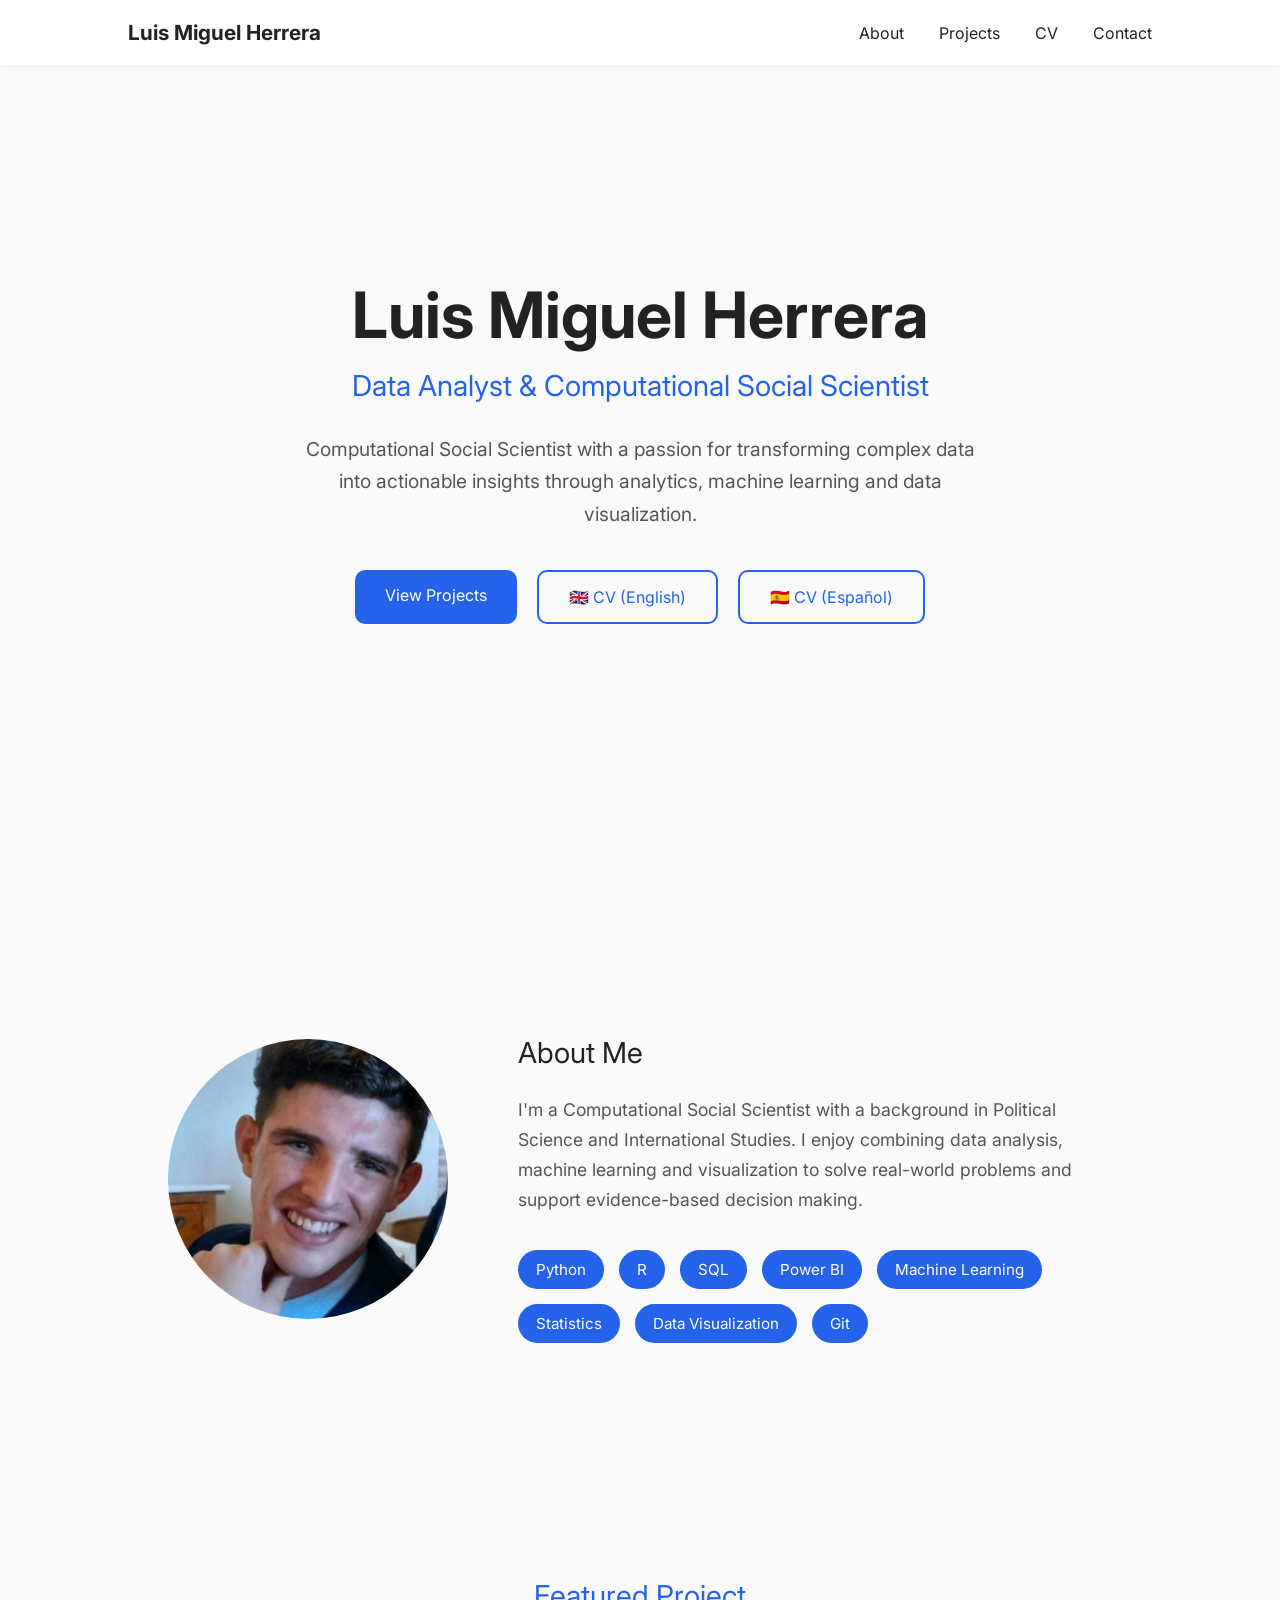
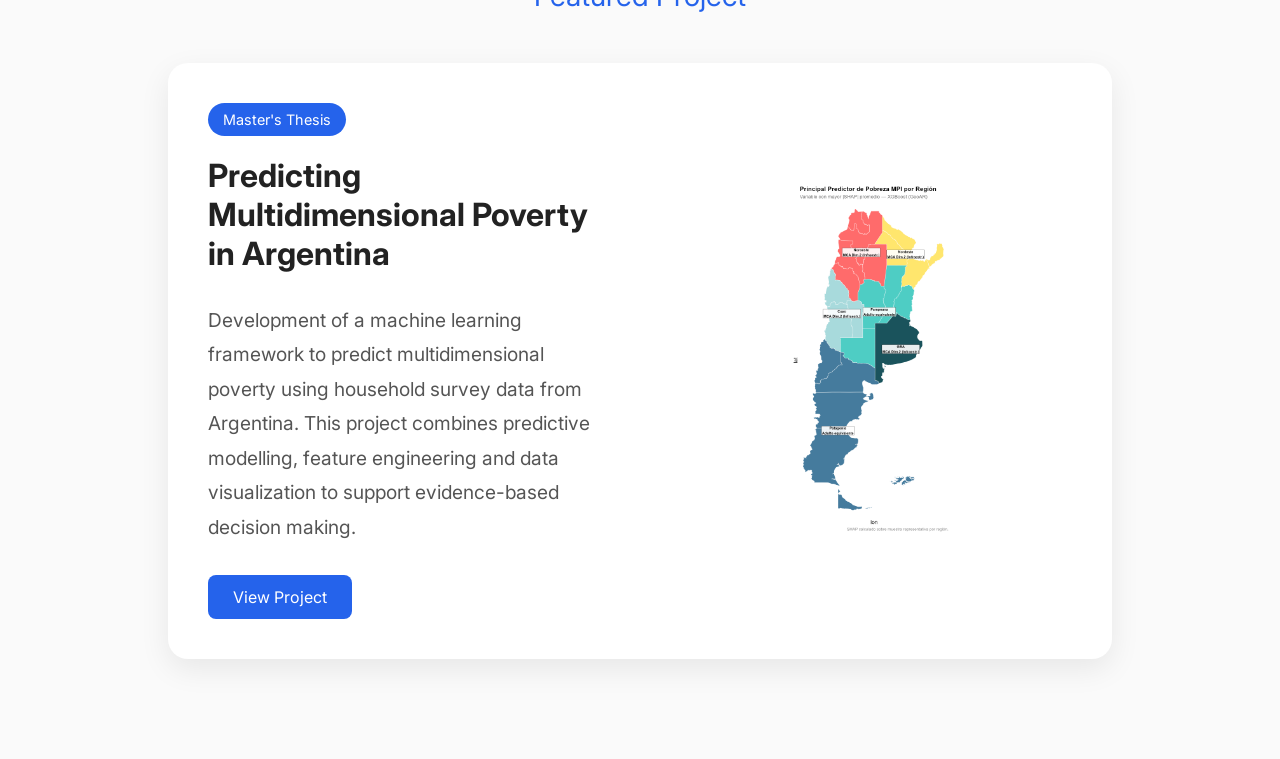
<file: index.html>
<!DOCTYPE html>
<html lang="en">

<head>
    <meta charset="UTF-8">
    <meta name="viewport" content="width=device-width, initial-scale=1.0">
    <title>Tu Nombre | Data Analyst</title>

    <!-- Google Font -->
    <link rel="preconnect" href="https://fonts.googleapis.com">
    <link rel="preconnect" href="https://fonts.gstatic.com" crossorigin>
    <link href="https://fonts.googleapis.com/css2?family=Inter:wght@300;400;600;700&display=swap" rel="stylesheet">

    <!-- CSS -->
    <link rel="stylesheet" href="style.css">
</head>

<body>

    <nav>

        <div class="logo">
            Luis Miguel Herrera
        </div>

        <ul>
            <li><a href="#about">About</a></li>
            <li><a href="#projects">Projects</a></li>
            <li><a href="assets/cv.pdf" target="_blank">CV</a></li>
            <li><a href="#contact">Contact</a></li>
        </ul>

    </nav>

    <section class="hero">

        <h1>Luis Miguel Herrera</h1>

        <h2>Data Analyst & Computational Social Scientist</h2>

        <p>
            Computational Social Scientist with a passion for transforming complex data into actionable insights through
            analytics, machine learning and data visualization.
        </p>
        <div class="hero-buttons">

            <a href="#projects" class="btn-primary">
                View Projects
            </a>

            <a href="assets/cv-en.pdf" class="btn-secondary" target="_blank">
                🇬🇧 CV (English)
            </a>

            <a href="assets/cv-es.pdf" class="btn-secondary" target="_blank">
                🇪🇸 CV (Español)
            </a>

        </div>



    </section>

    <section id="about" class="about">

        <div class="about-image">
            <img src="assets/profile.jpg" alt="Profile picture">
        </div>

        <div class="about-text">

            <h2>About Me</h2>

            <p>
                I'm a Computational Social Scientist with a background in
                Political Science and International Studies. I enjoy combining
                data analysis, machine learning and visualization to solve
                real-world problems and support evidence-based decision making.
            </p>

            <div class="skills">

                <span>Python</span>
                <span>R</span>
                <span>SQL</span>
                <span>Power BI</span>
                <span>Machine Learning</span>
                <span>Statistics</span>
                <span>Data Visualization</span>
                <span>Git</span>

            </div>

        </div>

    </section>

    <section id="projects" class="projects">

        <h2>Featured Project</h2>

        <div class="project-card">

            <div class="project-text">

                <span class="project-tag">Master's Thesis</span>

                <h3>Predicting Multidimensional Poverty in Argentina</h3>

                <p>
                    Development of a machine learning framework to predict
                    multidimensional poverty using household survey data from
                    Argentina. This project combines predictive modelling,
                    feature engineering and data visualization to support
                    evidence-based decision making.
                </p>

                <a href="project-poverty.html" class="project-button">
                    View Project
                </a>
            </div>

            <div class="project-image">

                <img src="assets/projects/poverty.png" alt="TFM Preview">

            </div>

        </div>

    </section>

</body>

</html>
</file>
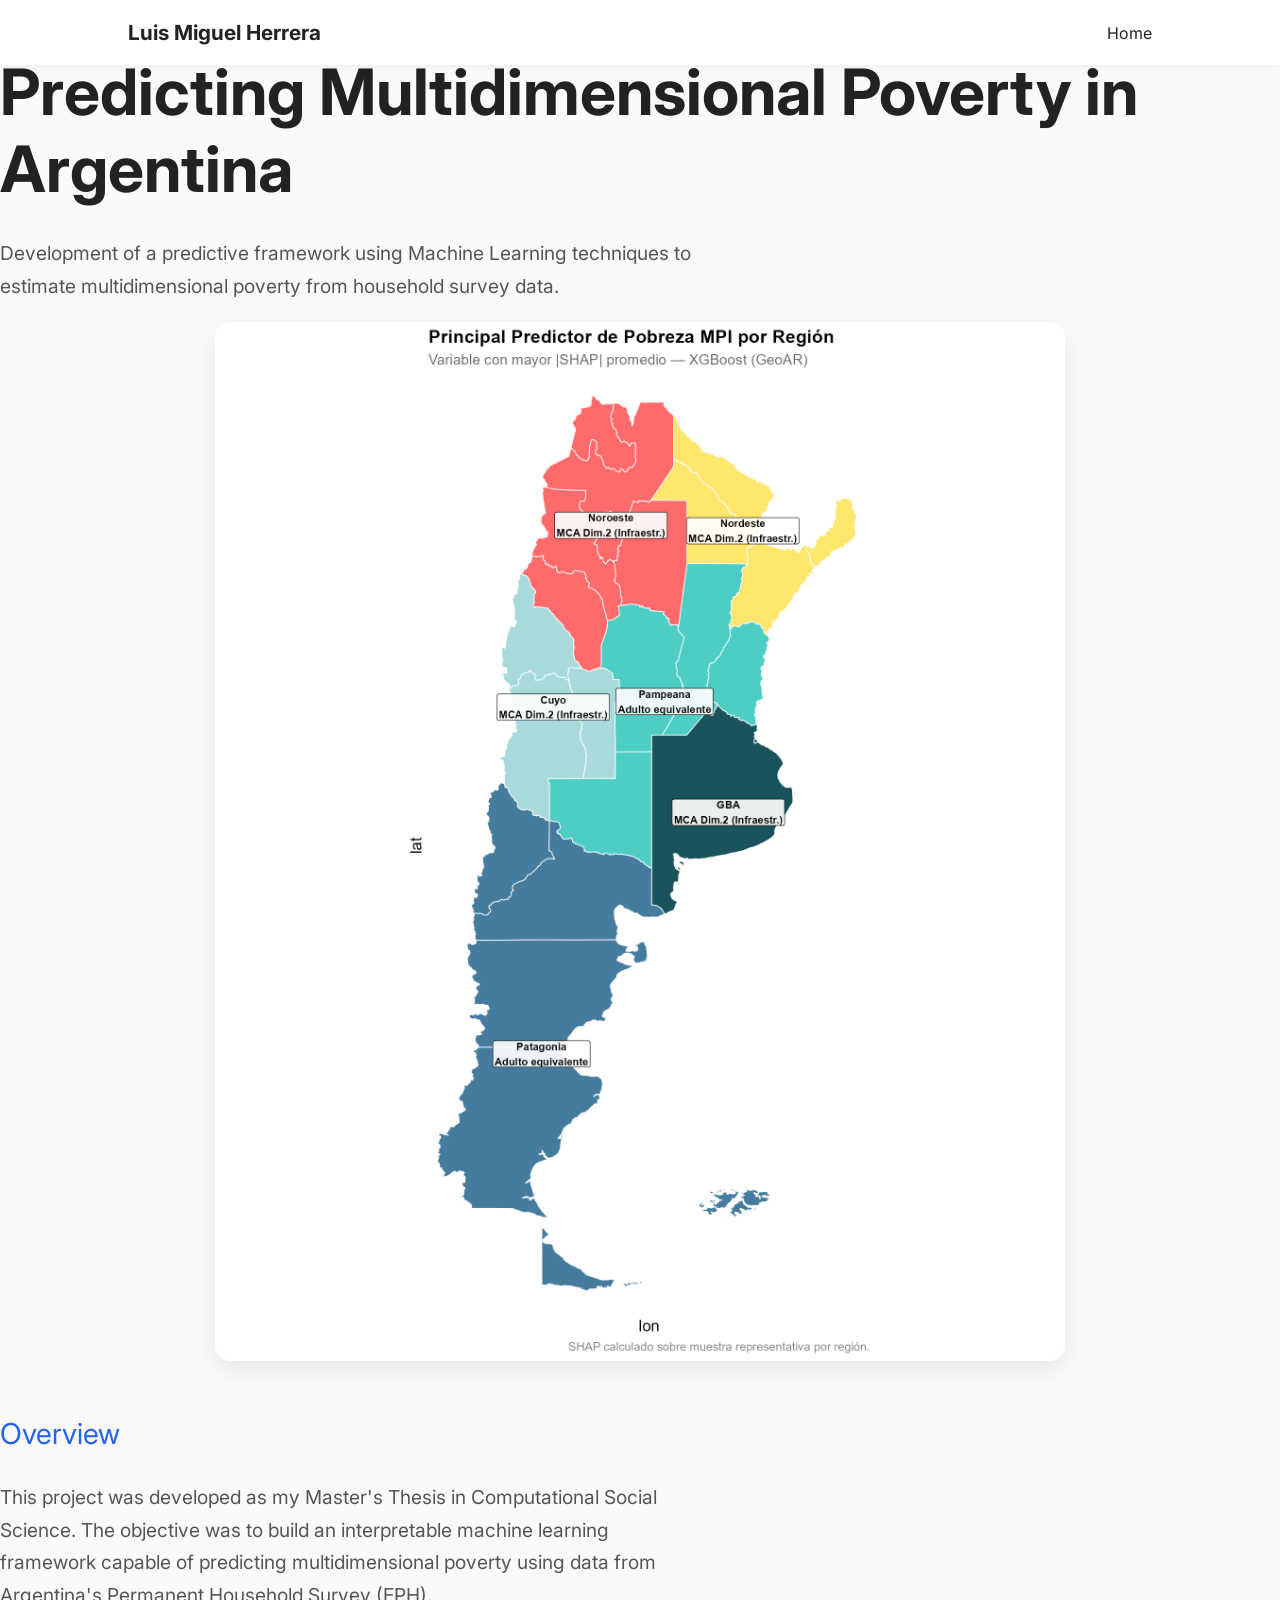
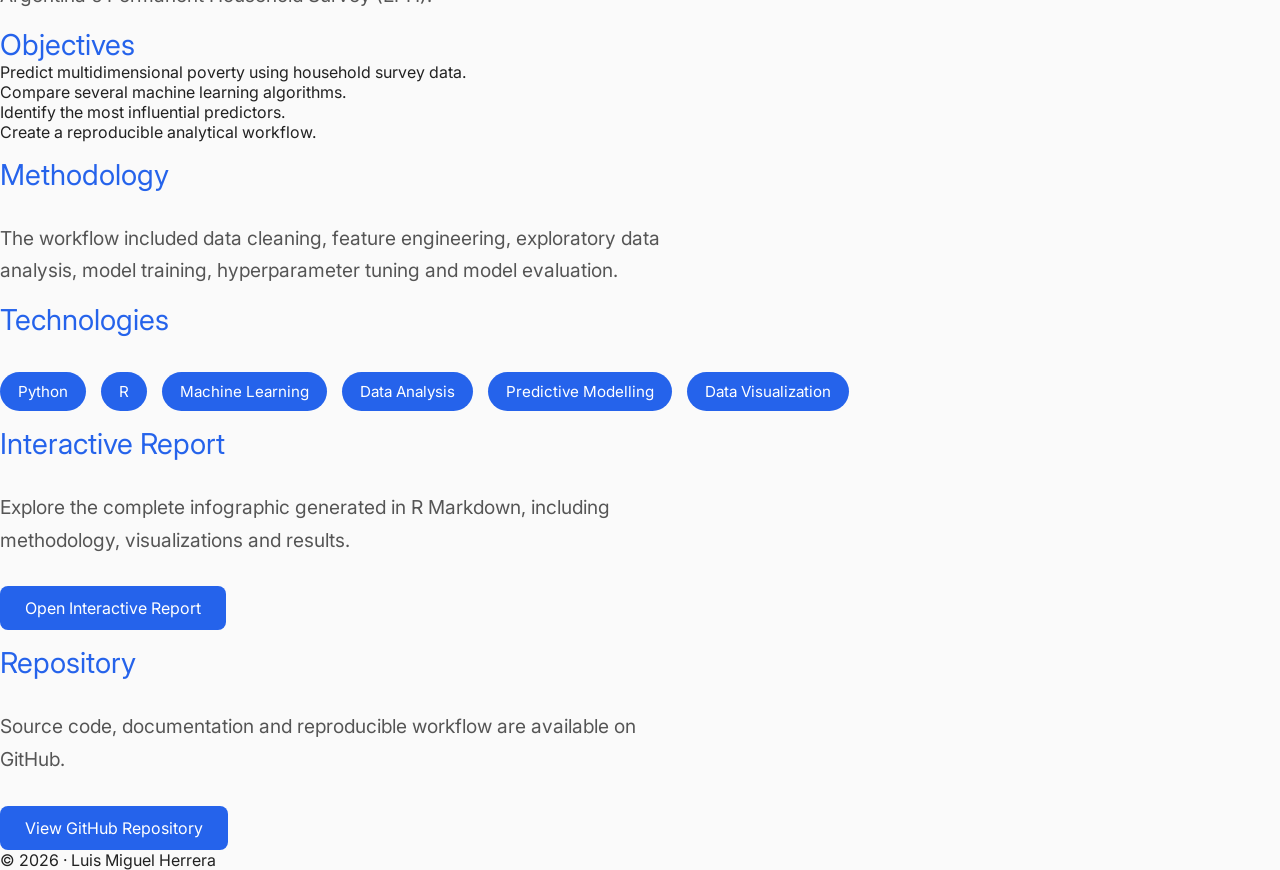
<file: project-poverty.html>
<!DOCTYPE html>
<html lang="en">

<head>

    <meta charset="UTF-8">
    <meta name="viewport" content="width=device-width, initial-scale=1.0">

    <title>Predicting Multidimensional Poverty | Portfolio</title>

    <link rel="preconnect" href="https://fonts.googleapis.com">
    <link rel="preconnect" href="https://fonts.gstatic.com" crossorigin>

    <link href="https://fonts.googleapis.com/css2?family=Inter:wght@300;400;600;700&display=swap" rel="stylesheet">

    <link rel="stylesheet" href="style.css">

</head>

<body>

    <nav>

        <div class="logo">
            Luis Miguel Herrera
        </div>

        <ul>
            <li><a href="index.html">Home</a></li>
        </ul>

    </nav>

    <section class="project-header">

        <span class="project-tag">
            Master's Thesis
        </span>

        <h1>
            Predicting Multidimensional Poverty in Argentina
        </h1>

        <p>

            Development of a predictive framework using Machine Learning
            techniques to estimate multidimensional poverty from household
            survey data.

        </p>

    </section>

    <section class="project-banner">

        <img src="assets/projects/poverty.png" alt="Project preview">

    </section>

    <section class="project-content">

        <h2>Overview</h2>

        <p>

            This project was developed as my Master's Thesis in
            Computational Social Science.

            The objective was to build an interpretable machine learning
            framework capable of predicting multidimensional poverty using
            data from Argentina's Permanent Household Survey (EPH).

        </p>

        <h2>Objectives</h2>

        <ul>

            <li>Predict multidimensional poverty using household survey data.</li>

            <li>Compare several machine learning algorithms.</li>

            <li>Identify the most influential predictors.</li>

            <li>Create a reproducible analytical workflow.</li>

        </ul>

        <h2>Methodology</h2>

        <p>

            The workflow included data cleaning, feature engineering,
            exploratory data analysis, model training, hyperparameter
            tuning and model evaluation.

        </p>

        <h2>Technologies</h2>

        <div class="skills">

            <span>Python</span>
            <span>R</span>
            <span>Machine Learning</span>
            <span>Data Analysis</span>
            <span>Predictive Modelling</span>
            <span>Data Visualization</span>

        </div>

        <h2>Interactive Report</h2>

        <p>

            Explore the complete infographic generated in R Markdown,
            including methodology, visualizations and results.

        </p>

        <a href="notebooks/infografia.html" class="project-button" target="_blank" rel="noopener noreferrer">
            Open Interactive Report
        </a>

        <h2>Repository</h2>

        <p>

            Source code, documentation and reproducible workflow are
            available on GitHub.


        </p>

        <a href="https://github.com/lm-hcor/EPH-Pobreza-multidimensional-XAI" class="project-button" target="_blank"
            rel="noopener noreferrer">
            View GitHub Repository
        </a>

    </section>

    <footer>

        © 2026 · Luis Miguel Herrera

    </footer>

</body>

</html>
</file>
<file: style.css>
* {
    margin: 0;
    padding: 0;
    box-sizing: border-box;
}

body {
    font-family: 'Inter', sans-serif;
    background: #fafafa;
    color: #222;
}

.hero {
    height: 100vh;

    display: flex;
    flex-direction: column;

    justify-content: center;
    align-items: center;

    text-align: center;

    padding: 20px;
}

h1 {
    font-size: 4rem;
    font-weight: 700;
}

h2 {
    margin-top: 15px;
    font-size: 1.8rem;
    font-weight: 400;
    color: #2563eb;
}

p {
    margin-top: 30px;
    max-width: 700px;
    font-size: 1.2rem;
    line-height: 1.7;
    color: #555;
}

/* ---------- NAVBAR ---------- */

nav {
    position: fixed;
    top: 0;
    left: 0;

    width: 100%;

    background: white;

    display: flex;
    justify-content: space-between;
    align-items: center;

    padding: 20px 10%;

    box-shadow: 0 2px 8px rgba(0, 0, 0, .05);

    z-index: 1000;
}

.logo {
    font-size: 1.3rem;
    font-weight: 700;
}

nav ul {
    list-style: none;
    display: flex;
    gap: 35px;
}

nav a {
    text-decoration: none;
    color: #222;
    transition: .25s;
}

nav a:hover {
    color: #2563eb;
}

/* ---------- ABOUT ---------- */

.about {

    max-width: 1200px;

    margin: auto;

    padding: 120px 10%;

    display: flex;

    gap: 70px;

    align-items: center;

}

.about-image img {

    width: 280px;
    height: 280px;

    object-fit: cover;

    border-radius: 50%;

}

.about-text {

    flex: 1;

}

.about-text h2 {

    color: #222;

    margin-bottom: 25px;

}

.about-text p {

    margin-top: 0;

    color: #555;

    font-size: 1.1rem;

}

.skills {

    display: flex;

    flex-wrap: wrap;

    gap: 15px;

    margin-top: 35px;

}

.skills span {

    background: #2563eb;

    color: white;

    padding: 10px 18px;

    border-radius: 30px;

    font-size: .95rem;

}

/* ---------- PROJECTS ---------- */

/* ---------- FEATURED PROJECT ---------- */

.projects {
    max-width: 1200px;
    margin: 0 auto;
    padding: 100px 10%;
}

.projects h2 {
    text-align: center;
    margin-bottom: 50px;
}

.project-card {

    display: flex;

    align-items: center;

    gap: 60px;

    background: white;

    padding: 40px;

    border-radius: 20px;

    box-shadow: 0 10px 30px rgba(0, 0, 0, .08);

}

.project-text {

    flex: 1;

}

.project-tag {

    display: inline-block;

    background: #2563eb;

    color: white;

    padding: 8px 15px;

    border-radius: 20px;

    margin-bottom: 20px;

    font-size: .9rem;

}

.project-text h3 {

    font-size: 2rem;

    margin-bottom: 20px;

}

.project-text p {

    color: #555;

    line-height: 1.8;

}

.project-button {

    display: inline-block;

    margin-top: 30px;

    background: #2563eb;

    color: white;

    padding: 12px 25px;

    text-decoration: none;

    border-radius: 8px;

}

.project-image {

    flex: 1;

}

.project-image img {

    width: 100%;
    max-height: 350px;

    object-fit: contain;

    border-radius: 15px;

}

/* ---------- PROJECT PAGE ---------- */

.project-banner {

    display: flex;
    justify-content: center;
    padding: 20px 0 40px;

}

.project-banner img {

    width: 100%;
    max-width: 850px;
    /* Ajusta este valor a tu gusto */
    height: auto;

    border-radius: 15px;

    box-shadow: 0 10px 30px rgba(0, 0, 0, .08);

}

/* ---------- HERO BUTTONS ---------- */

.hero-buttons {

    margin-top: 40px;

    display: flex;

    gap: 20px;

    flex-wrap: wrap;

    justify-content: center;

}

.btn-primary {

    background: #2563eb;

    color: white;

    padding: 15px 30px;

    border-radius: 10px;

    text-decoration: none;

    transition: .3s;

}

.btn-primary:hover {

    transform: translateY(-3px);

    box-shadow: 0 10px 20px rgba(37, 99, 235, .25);

}

.btn-secondary {

    border: 2px solid #2563eb;

    color: #2563eb;

    padding: 15px 30px;

    border-radius: 10px;

    text-decoration: none;

    transition: .3s;

}

.btn-secondary:hover {

    background: #2563eb;

    color: white;

}
</file>
